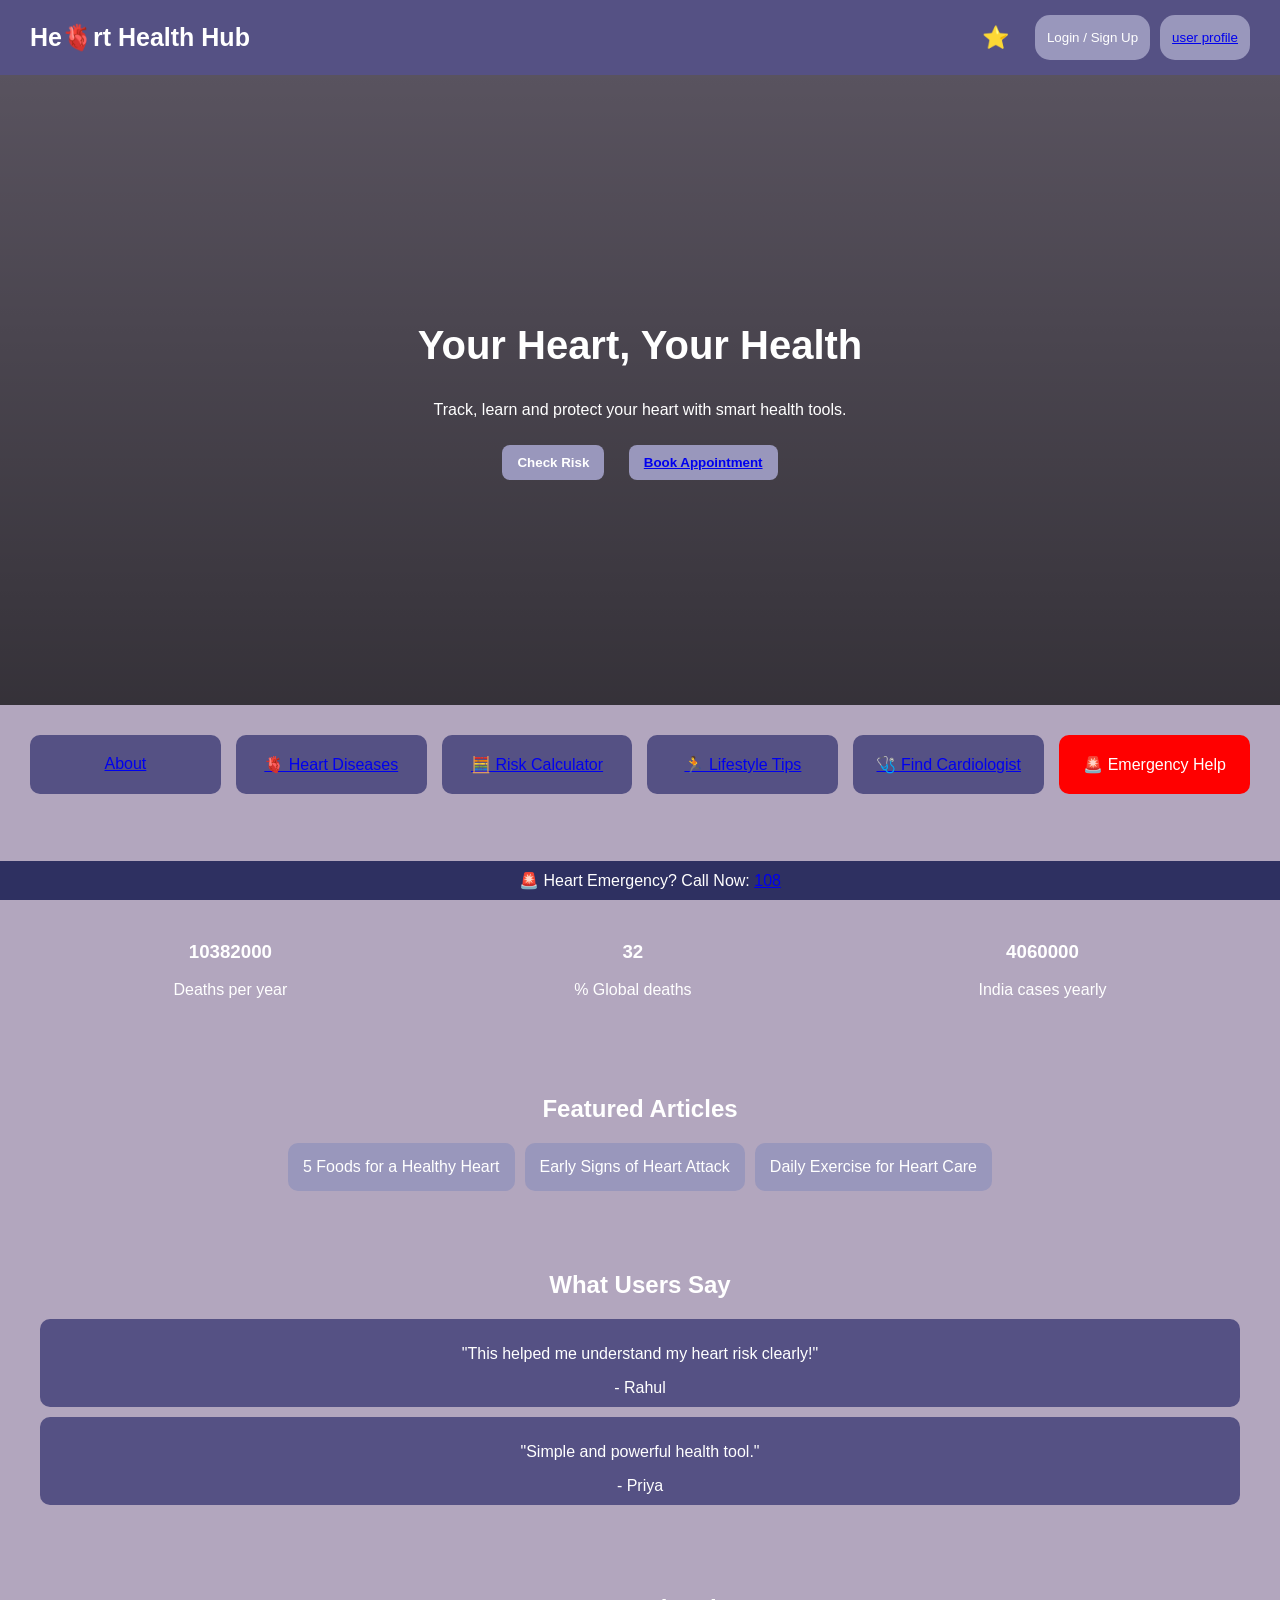
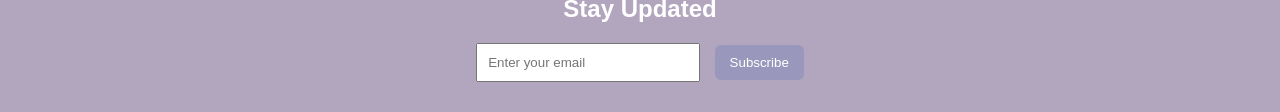
<file: index.html>
<!DOCTYPE html>
<html lang="en">
<head>
  <meta charset="UTF-8" />
  <meta name="viewport" content="width=device-width, initial-scale=1.0"/>
  <title>Heart Health Hub</title>
  <link rel="stylesheet" href="style.css">
</head>

<body>

  <!-- NAVBAR -->
  <header class="navbar">
  <div class="logo">He🫀rt Health Hub</div>

  <!-- HAMBURGER -->
  <div class="hamburger" id="hamburger">☰</div>

  <nav class="nav-links" id="navLinks">
    <button class="mode-btn" id="modeToggle">⭐</button>
    <button class="auth-btn">Login / Sign Up</button>
    <button class="auth-btn"><a href=healthdashboard.html>user profile</a></button>
  </nav>
</header>

  <!-- HERO SECTION -->
  <section class="hero">
    <div class="hero-content">
      <h1>Your Heart, Your Health</h1>
      <p>Track, learn and protect your heart with smart health tools.</p>

      <div class="hero-buttons">
        <button>Check Risk</button>
        <button><a href=appoinmentbooking.html>Book Appointment</a></button>
      </div>
    </div>
  </section>

  <!-- QUICK NAV CARDS -->
  <section class="cards">
    <div class="card"><a href=about.html>About</a></div>
    <div class="card"><a href=heartdiseases.html>🫀 Heart Diseases</a></div>
    <div class="card"><a href=riskcalculator.html>🧮 Risk Calculator</a></div>
    <div class="card"><a href=lifestyle.html>🏃 Lifestyle Tips</a></div>
    <div class="card"><a href=find_cardiologist.html>🩺 Find Cardiologist</a></div>
    <div class="card emergency">🚨 Emergency Help</div>
  </section>

  <!-- STATISTICS -->
  <section class="stats">
    <h2>Global Heart Health Stats</h2>

    <div class="stat-box">
      <div>
        <h3 class="counter" data-target="17900000">0</h3>
        <p>Deaths per year</p>
      </div>

      <div>
        <h3 class="counter" data-target="32">0</h3>
        <p>% Global deaths</p>
      </div>

      <div>
        <h3 class="counter" data-target="7000000">0</h3>
        <p>India cases yearly</p>
      </div>
    </div>
  </section>

  <!-- FEATURED ARTICLES -->
  <section class="articles">
    <h2>Featured Articles</h2>
    <div class="article-grid">
      <div class="article">5 Foods for a Healthy Heart</div>
      <div class="article">Early Signs of Heart Attack</div>
      <div class="article">Daily Exercise for Heart Care</div>
    </div>
  </section>

  <!-- TESTIMONIALS -->
  <section class="testimonials">
    <h2>What Users Say</h2>

    <div class="testimonial">
      <p>"This helped me understand my heart risk clearly!"</p>
      <span>- Rahul</span>
    </div>

    <div class="testimonial">
      <p>"Simple and powerful health tool."</p>
      <span>- Priya</span>
    </div>
  </section>

  <!-- NEWSLETTER -->
  <section class="newsletter">
    <h2>Stay Updated</h2>
    <input type="email" placeholder="Enter your email"/>
    <button>Subscribe</button>
  </section>

  <!-- EMERGENCY BANNER -->
  <div class="emergency-bar">
    🚨 Heart Emergency? Call Now:
    <a href="tel:108">108</a>
  </div>

 <script src="script.js"></script>
</body>
</html>
</file>
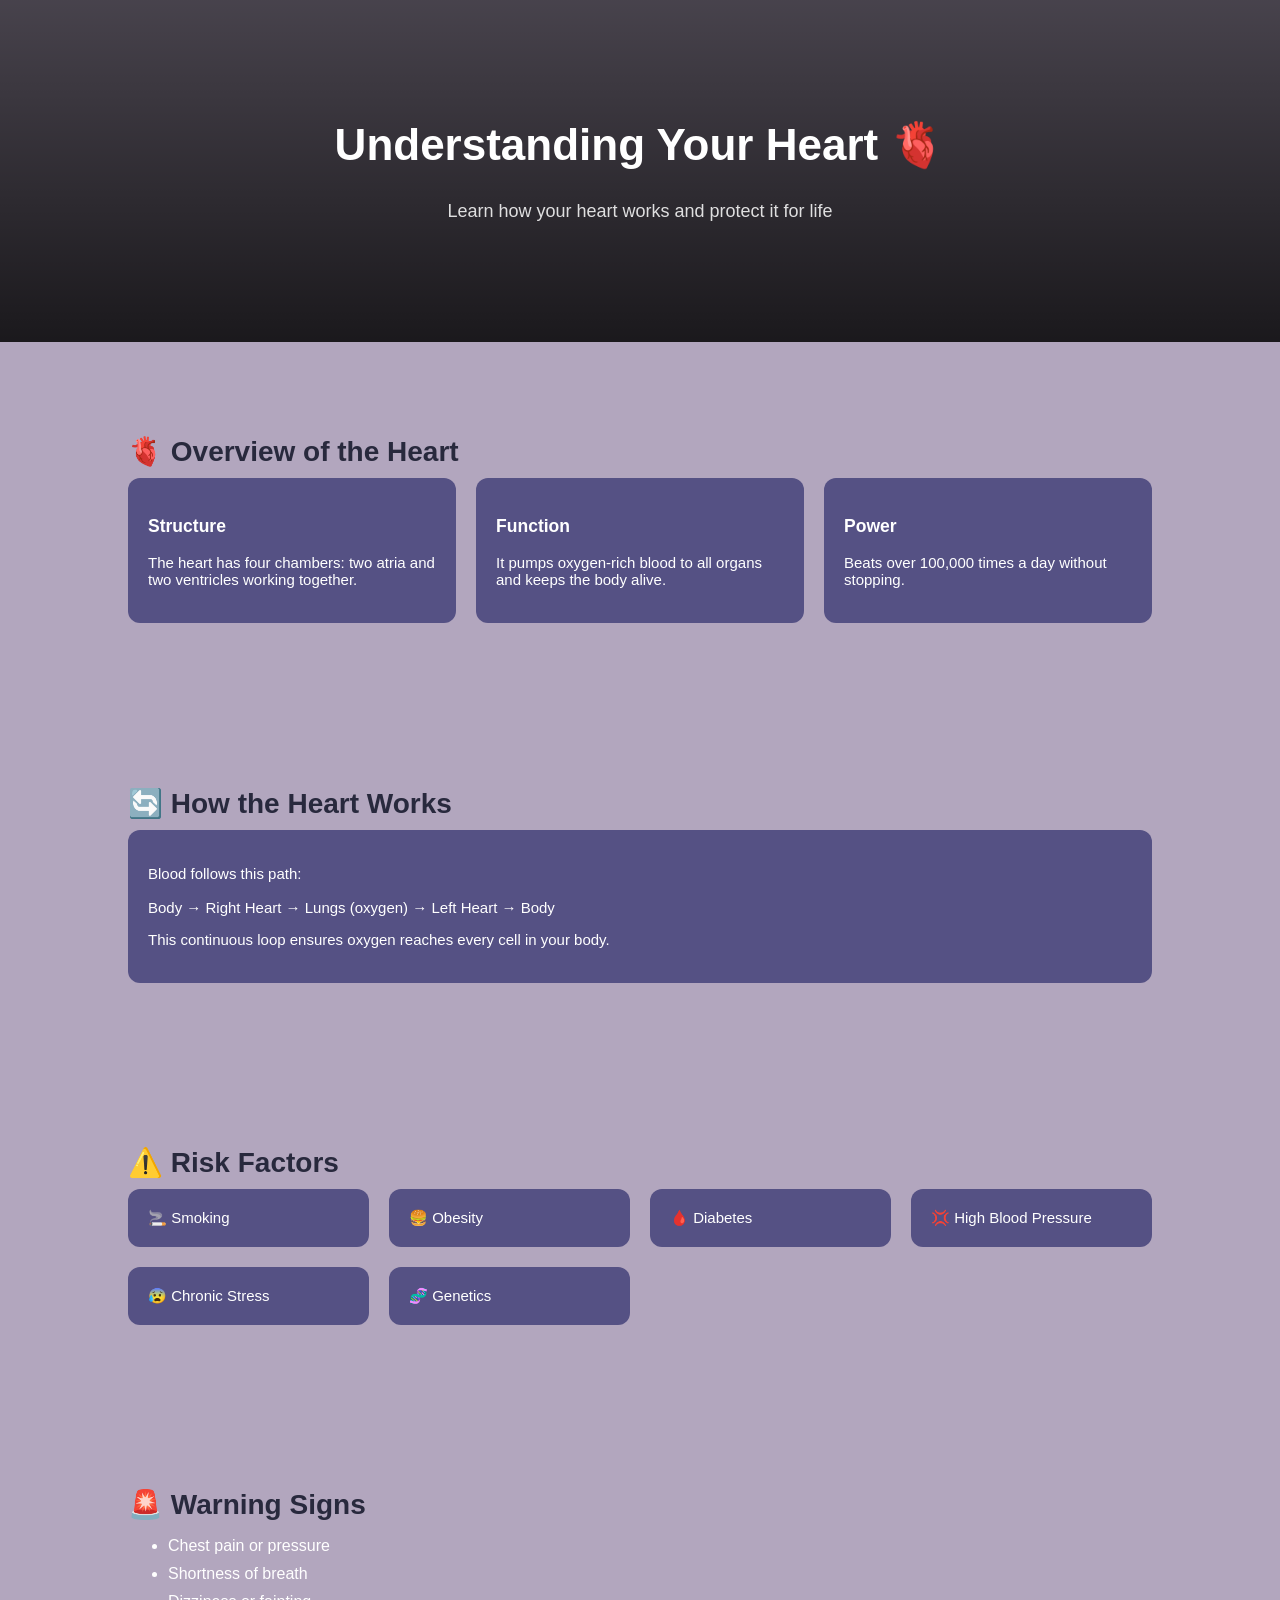
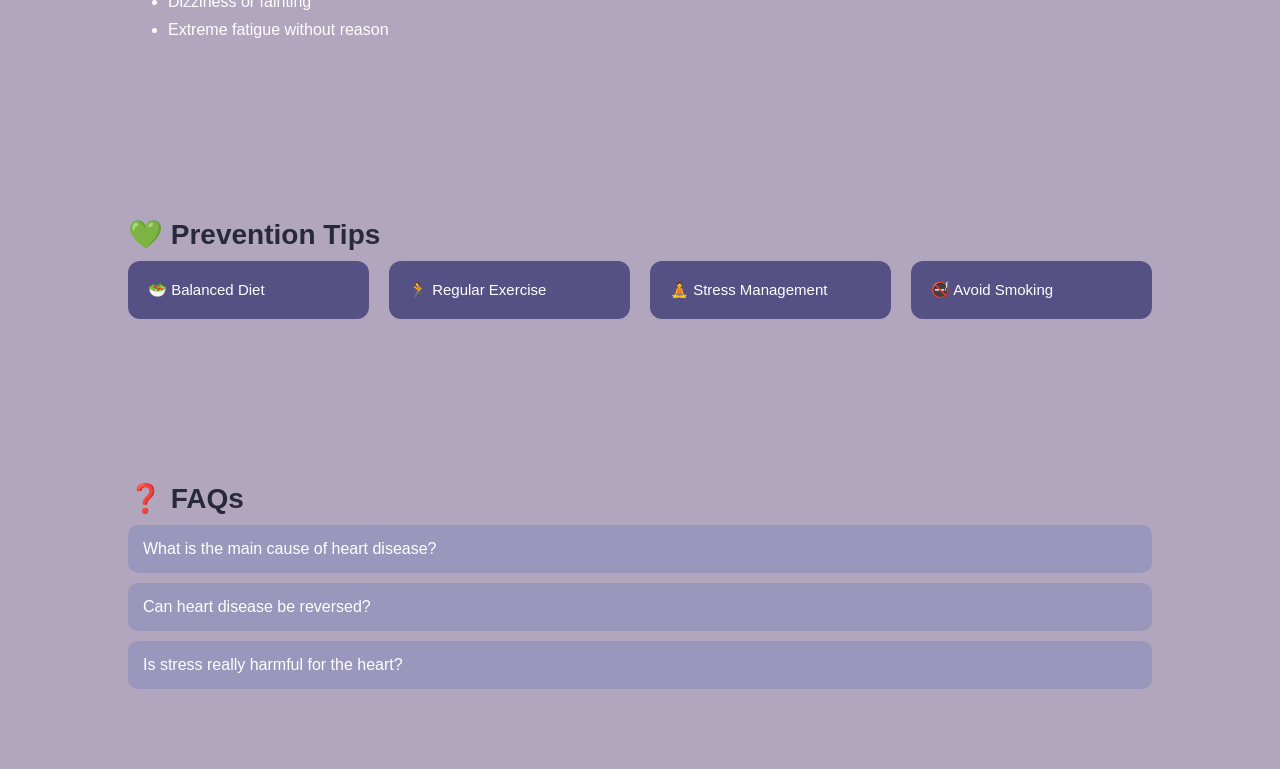
<file: about.html>
<!DOCTYPE html>
<html lang="en">
<head>
<meta charset="UTF-8" />
<meta name="viewport" content="width=device-width, initial-scale=1.0"/>
<title>Heart Health Information</title>
<style>
:root{
  --dark:#B2A6BE;
  --mid1:#555184;
  --mid2:#9997BC;
  --light:#28293D;
  --white:#ffffff;
}
*{
  box-sizing:border-box;
}
body{
  margin:0;
  font-family:Arial, sans-serif;
  background:var(--dark);
  color:var(--white);
  overflow-x:hidden;
}
h2{
  color:var(--light);
  margin-bottom:10px;
  font-size:28px;
}
section{
  padding:70px 10%;
}
.hero{
  text-align:center;
  padding:90px 10%;
  background:linear-gradient(rgba(0,0,0,0.6), rgba(0,0,0,0.85)),
  url("https://images.unsplash.com/photo-1584515933487-779824d29309") center/cover;
}
.hero h1{
  font-size:44px;
  animation:fadeDown 1s ease;
}
.hero p{
  opacity:0.85;
  font-size:18px;
}
.heart-box{
  display:flex;
  justify-content:center;
  margin-top:30px;
}
.real-heart{
  width:190px;
  max-width:60vw;
  filter: drop-shadow(0 0 15px rgba(255,0,0,0.6));
  animation: pulse 1.2s infinite ease-in-out;
}
.grid{
  display:grid;
  grid-template-columns:repeat(auto-fit,minmax(220px,1fr));
  gap:20px;
}
.box{
  background:var(--mid1);
  padding:20px;
  border-radius:12px;
  transition:0.3s;
  font-size:15px;
}
.box:hover{
  transform:translateY(-6px);
  background:var(--mid2);
}
.warning li{
  margin:10px 0;
  font-size:16px;
}
.accordion{
  background:var(--mid1);
  margin:10px 0;
  border-radius:10px;
  overflow:hidden;
}
.acc-btn{
  width:100%;
  padding:15px;
  background:var(--mid2);
  border:none;
  color:white;
  text-align:left;
  cursor:pointer;
  font-size:16px;
}
.acc-content{
  max-height:0;
  overflow:hidden;
  transition:0.4s ease;
  padding:0 15px;
  background:var(--mid1);
}
@keyframes pulse{
  0%{transform:scale(1);}
  50%{transform:scale(1.15);}
  100%{transform:scale(1);}
}
@keyframes fadeDown{
  from{opacity:0; transform:translateY(-30px);}
  to{opacity:1; transform:translateY(0);}
}
.fade{
  opacity:0;
  transform:translateY(50px);
  transition:0.8s ease;
}
.show{
  opacity:1;
  transform:translateY(0);
}
@media (max-width: 1024px){
  section{
    padding:60px 6%;
  }
  .hero h1{
    font-size:36px;
  }
  h2{
    font-size:24px;
  }
}
@media (max-width: 768px){
  .hero{
    padding:70px 5%;
  }
  .hero h1{
    font-size:30px;
  }
  .hero p{
    font-size:16px;
  }
  section{
    padding:50px 5%;
  }
  .grid{
    grid-template-columns:1fr;
  }
  .real-heart{
    width:150px;
  }
  .box{
    font-size:14px;
  }
  .acc-btn{
    font-size:15px;
  }
}
@media (max-width: 480px){
  .hero h1{
    font-size:26px;
  }
  h2{
    font-size:20px;
  }
  .real-heart{
    width:130px;
  }
  section{
    padding:40px 5%;
  }
}
</style>
</head>
<body>
<div class="hero">
  <h1>Understanding Your Heart 🫀</h1>
  <p>Learn how your heart works and protect it for life</p>
  <div class="heart-box">
  </div>
</div>
<section class="fade">
  <h2>🫀 Overview of the Heart</h2>
  <div class="grid">
    <div class="box">
      <h3>Structure</h3>
      <p>The heart has four chambers: two atria and two ventricles working together.</p>
    </div>
    <div class="box">
      <h3>Function</h3>
      <p>It pumps oxygen-rich blood to all organs and keeps the body alive.</p>
    </div>
    <div class="box">
      <h3>Power</h3>
      <p>Beats over 100,000 times a day without stopping.</p>
    </div>
  </div>
</section>
<section class="fade">
  <h2>🔄 How the Heart Works</h2>
  <div class="box">
    <p>
      Blood follows this path:
      <br><br>
      Body → Right Heart → Lungs (oxygen) → Left Heart → Body
    </p>
    <p>
      This continuous loop ensures oxygen reaches every cell in your body.
    </p>
  </div>
</section>
<section class="fade">
  <h2>⚠️ Risk Factors</h2>
  <div class="grid">
    <div class="box">🚬 Smoking</div>
    <div class="box">🍔 Obesity</div>
    <div class="box">🩸 Diabetes</div>
    <div class="box">💢 High Blood Pressure</div>
    <div class="box">😰 Chronic Stress</div>
    <div class="box">🧬 Genetics</div>
  </div>
</section>
<section class="fade">
  <h2>🚨 Warning Signs</h2>
  <ul class="warning">
    <li>Chest pain or pressure</li>
    <li>Shortness of breath</li>
    <li>Dizziness or fainting</li>
    <li>Extreme fatigue without reason</li>
  </ul>
</section>
<section class="fade">
  <h2>💚 Prevention Tips</h2>
  <div class="grid">
    <div class="box">🥗 Balanced Diet</div>
    <div class="box">🏃 Regular Exercise</div>
    <div class="box">🧘 Stress Management</div>
    <div class="box">🚭 Avoid Smoking</div>
  </div>
</section>
<section class="fade">
  <h2>❓ FAQs</h2>
  <div class="accordion">
    <button class="acc-btn">What is the main cause of heart disease?</button>
    <div class="acc-content">
      <p>Unhealthy lifestyle, smoking, poor diet, and lack of exercise are major causes.</p>
    </div>
  </div>
  <div class="accordion">
    <button class="acc-btn">Can heart disease be reversed?</button>
    <div class="acc-content">
      <p>Some conditions can be improved with lifestyle changes and treatment.</p>
    </div>
  </div>
  <div class="accordion">
    <button class="acc-btn">Is stress really harmful for the heart?</button>
    <div class="acc-content">
      <p>Yes, long-term stress increases blood pressure and risk of heart problems.</p>
    </div>
  </div>
</section>
<script>
const sections = document.querySelectorAll(".fade");
const observer = new IntersectionObserver(entries=>{
  entries.forEach(entry=>{
    if(entry.isIntersecting){
      entry.target.classList.add("show");
    }
  });
});
sections.forEach(sec => observer.observe(sec));

document.querySelectorAll(".acc-btn").forEach(btn=>{
  btn.addEventListener("click", ()=>{
    const content = btn.nextElementSibling;

    if(content.style.maxHeight){
      content.style.maxHeight = null;
    } else {
      content.style.maxHeight = content.scrollHeight + "px";
    }
  });
});
</script>
</body>
</html>
</file>
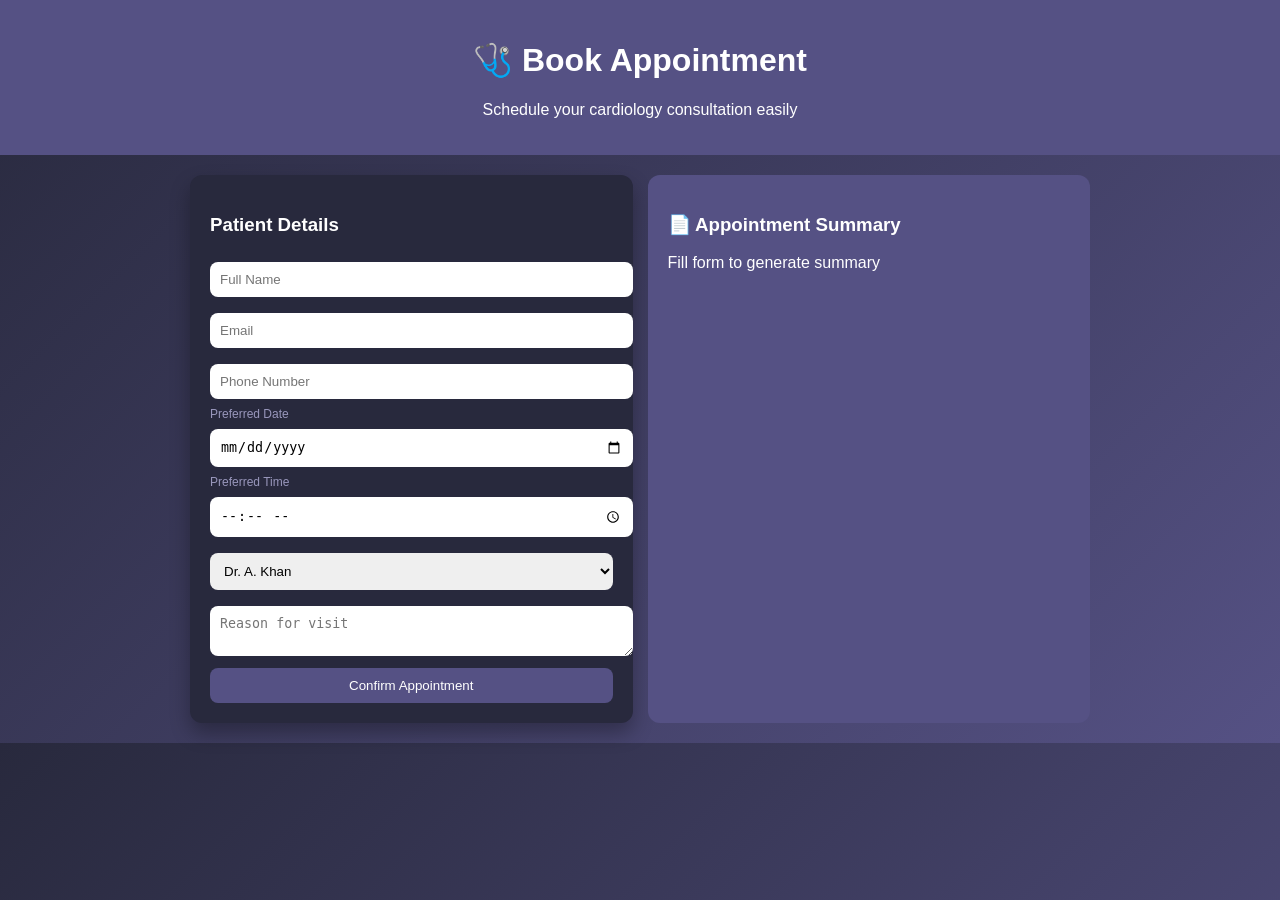
<file: appoinmentbooking.html>
<!DOCTYPE html>
<html lang="en">
<head>
<meta charset="UTF-8">
<meta name="viewport" content="width=device-width, initial-scale=1.0">
<title>Appointment Booking</title>
<style>
:root{
  --c1:#28293D;
  --c2:#555184;
  --c3:#9997BC;
  --c4:#B2A6BE;
  --white:#fff;
}
body{
  margin:0;
  font-family:Arial;
  background:linear-gradient(135deg,var(--c1),var(--c2));
  color:white;
}
header{
  text-align:center;
  padding:20px;
  background:var(--c2);
}
.container{
  width:90%;
  max-width:900px;
  margin:auto;
  display:grid;
  grid-template-columns:1fr 1fr;
  gap:15px;
  padding:20px;
}
@media(max-width:800px){
  .container{grid-template-columns:1fr;}
}
.card{
  background:var(--c1);
  padding:20px;
  border-radius:12px;
  box-shadow:0 10px 20px rgba(0,0,0,0.3);
}
input,select,textarea{
  width:100%;
  padding:10px;
  margin:8px 0;
  border:none;
  border-radius:8px;
  outline:none;
}
button{
  width:100%;
  padding:10px;
  border:none;
  border-radius:8px;
  background:var(--c2);
  color:white;
  cursor:pointer;
  transition:0.3s;
}
button:hover{
  background:var(--c3);
  color:black;
}
.summary{
  background:var(--c2);
  padding:20px;
  border-radius:12px;
  animation:fade 0.5s ease;
}
@keyframes fade{
  from{opacity:0;transform:translateY(10px);}
  to{opacity:1;transform:translateY(0);}
}
.popup{
  position:fixed;
  top:0;left:0;
  width:100%;
  height:100%;
  background:rgba(0,0,0,0.6);
  display:none;
  justify-content:center;
  align-items:center;
}
.popup-box{
  background:white;
  color:black;
  padding:20px;
  border-radius:10px;
  text-align:center;
}
.label{
  font-size:12px;
  color:var(--c3);
}
</style>
</head>
<body>
<header>
  <h1>🩺 Book Appointment</h1>
  <p>Schedule your cardiology consultation easily</p>
</header>
<div class="container">
<div class="card">
  <h3>Patient Details</h3>
  <input id="name" placeholder="Full Name">
  <input id="email" placeholder="Email">
  <input id="phone" placeholder="Phone Number">
  <div class="label">Preferred Date</div>
  <input type="date" id="date">
  <div class="label">Preferred Time</div>
  <input type="time" id="time">
  <select id="doctor">
    <option>Dr. A. Khan</option>
    <option>Dr. Priya Sen</option>
    <option>Dr. R. Sharma</option>
  </select>
  <textarea id="msg" placeholder="Reason for visit"></textarea>
  <button onclick="book()">Confirm Appointment</button>
</div>
<div class="summary" id="summary">
  <h3>📄 Appointment Summary</h3>
  <p>Fill form to generate summary</p>
</div>
</div>
<div class="popup" id="popup">
  <div class="popup-box">
    <h2>✅ Appointment Confirmed</h2>
    <p>Your booking has been scheduled successfully.</p>
    <p>📧 Email notification sent (simulation)</p>
    <button onclick="closePopup()">Close</button>
  </div>
</div>
<script>
function book(){
  let name=document.getElementById("name").value;
  let email=document.getElementById("email").value;
  let phone=document.getElementById("phone").value;
  let date=document.getElementById("date").value;
  let time=document.getElementById("time").value;
  let doctor=document.getElementById("doctor").value;
  let msg=document.getElementById("msg").value;
  if(!name || !email || !phone || !date || !time){
    alert("⚠ Please fill all required fields");
    return;
  }
  if(!email.includes("@")){
    alert("⚠ Invalid email");
    return;
  }
  if(phone.length < 10){
    alert("⚠ Invalid phone number");
    return;
  }
  document.getElementById("summary").innerHTML=`
    <h3>📄 Appointment Summary</h3>
    <p><b>Name:</b> ${name}</p>
    <p><b>Email:</b> ${email}</p>
    <p><b>Phone:</b> ${phone}</p>
    <p><b>Date:</b> ${date}</p>
    <p><b>Time:</b> ${time}</p>
    <p><b>Doctor:</b> ${doctor}</p>
    <p><b>Reason:</b> ${msg}</p>
  `;
  document.getElementById("popup").style.display="flex";
}
function closePopup(){
  document.getElementById("popup").style.display="none";
}
</script>
</body>
</html>
</file>
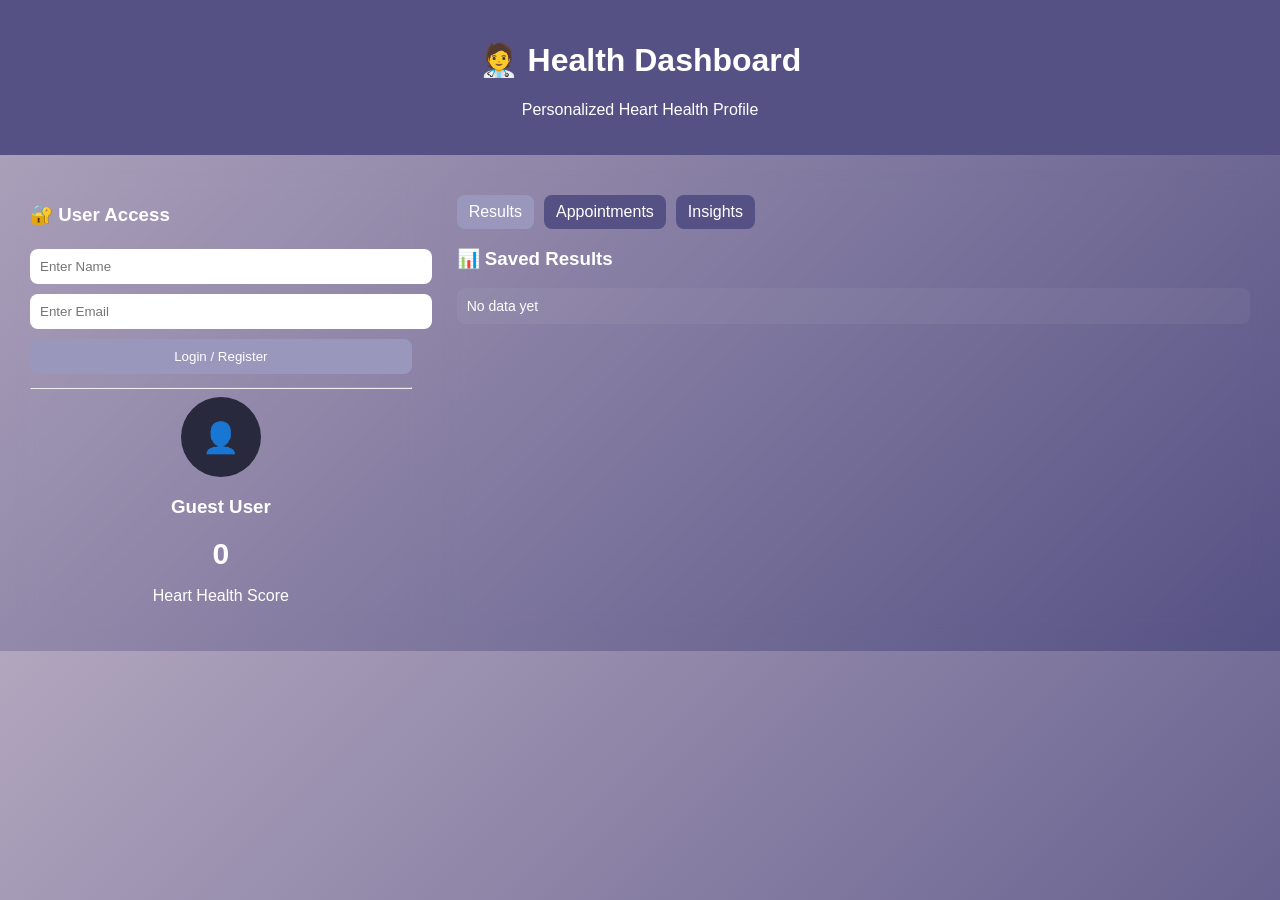
<file: healthdashboard.html>
<!DOCTYPE html>
<html lang="en">
<head>
<meta charset="UTF-8">
<meta name="viewport" content="width=device-width, initial-scale=1.0">
<title>User Dashboard - Heart Health Hub</title>
<style>
:root{
  --c1:#B2A6BE;
  --c2:#555184;
  --c3:#9997BC;
  --c4:#28293D;
  --glass:white(255,255,255,0.08);
}
body{
  margin:0;
  font-family:Arial;
  background:linear-gradient(135deg,var(--c1),var(--c2));
  color:white;
}
header{
  text-align:center;
  padding:20px;
  background:var(--c2);
}
.container{
  display:grid;
  grid-template-columns:1fr 2fr;
  gap:15px;
  padding:15px;
}
@media(max-width:900px){
  .container{grid-template-columns:1fr;}
}
.card{
  background:var(--glass);
  backdrop-filter:blur(10px);
  padding:15px;
  border-radius:12px;
  transition:0.3s;
}
.card:hover{
  transform:translateY(-5px);
}
input,button{
  width:100%;
  padding:10px;
  margin:5px 0;
  border:none;
  border-radius:8px;
}
button{
  background:var(--c3);
  color:white;
  cursor:pointer;
}
button:hover{
  background:var(--c4);
  color:black;
}
.profile{
  text-align:center;
}
.avatar{
  width:80px;
  height:80px;
  border-radius:50%;
  background:var(--c4);
  margin:auto;
  display:flex;
  align-items:center;
  justify-content:center;
  font-size:30px;
  color:black;
}
.tabs{
  display:flex;
  gap:10px;
  flex-wrap:wrap;
  margin:10px 0;
}
.tab{
  padding:8px 12px;
  background:var(--c2);
  border-radius:8px;
  cursor:pointer;
}
.tab.active{
  background:var(--c3);
}
.list{
  background:rgba(255,255,255,0.05);
  padding:10px;
  margin:5px 0;
  border-radius:8px;
  font-size:14px;
}
.score{
  font-size:30px;
  text-align:center;
  font-weight:bold;
}
</style>
</head>
<body>
<header>
  <h1>🧑‍⚕️ Health Dashboard</h1>
  <p>Personalized Heart Health Profile</p>
</header>
<div class="container">
<div class="card">
  <h3>🔐 User Access</h3>
  <input id="name" placeholder="Enter Name">
  <input id="email" placeholder="Enter Email">
  <button onclick="login()">Login / Register</button>
  <hr>
  <div class="profile">
    <div class="avatar" id="av">👤</div>
    <h3 id="uname">Guest User</h3>
  </div>
  <div class="score" id="score">0</div>
  <p style="text-align:center;">Heart Health Score</p>
</div>
<div class="card">
  <div class="tabs">
    <div class="tab active" onclick="show(0)">Results</div>
    <div class="tab" onclick="show(1)">Appointments</div>
    <div class="tab" onclick="show(2)">Insights</div>
  </div>
  <div class="sec">
    <h3>📊 Saved Results</h3>
    <div id="results">
      <div class="list">No data yet</div>
    </div>
  </div>
  <div class="sec" style="display:none">
    <h3>📅 Appointment History</h3>
    <div class="list">Dr. A Khan - Completed</div>
    <div class="list">Dr. Priya Sen - Upcoming</div>
  </div>
  <div class="sec" style="display:none">
    <h3>🧠 Personalized Recommendations</h3>
    <div id="insight" class="list">
      Complete health checks to get insights
    </div>
  </div>
</div>
</div>
<script>
let score=0;
function login(){
  let n=document.getElementById("name").value;
  let e=document.getElementById("email").value;
  if(!n || !e){
    alert("Enter details");
    return;
  }
  document.getElementById("uname").innerText=n;
  document.getElementById("av").innerText=n[0].toUpperCase();
  score=60;
  updateScore();
}
function updateScore(){
  document.getElementById("score").innerText=score;
  let msg="";
  if(score>=80){
    msg="Excellent health. Maintain routine.";
  }
  else if(score>=60){
    msg="Good health. Improve diet & exercise.";
  }
  else{
    msg="High risk. Follow medical guidance.";
  }
  document.getElementById("insight").innerText=msg;
}
function show(n){
  let sec=document.querySelectorAll(".sec");
  let tab=document.querySelectorAll(".tab");
  sec.forEach(s=>s.style.display="none");
  tab.forEach(t=>t.classList.remove("active"));
  sec[n].style.display="block";
  tab[n].classList.add("active");
}
setTimeout(()=>{
  document.getElementById("results").innerHTML=`
    <div class="list">BMI: 22.4 (Normal)</div>
    <div class="list">Heart Risk: Moderate</div>
    <div class="list">Calories: 2100 kcal</div>
  `;
  score=75;
  updateScore();
},1500);
</script>
</body>
</html>
</file>
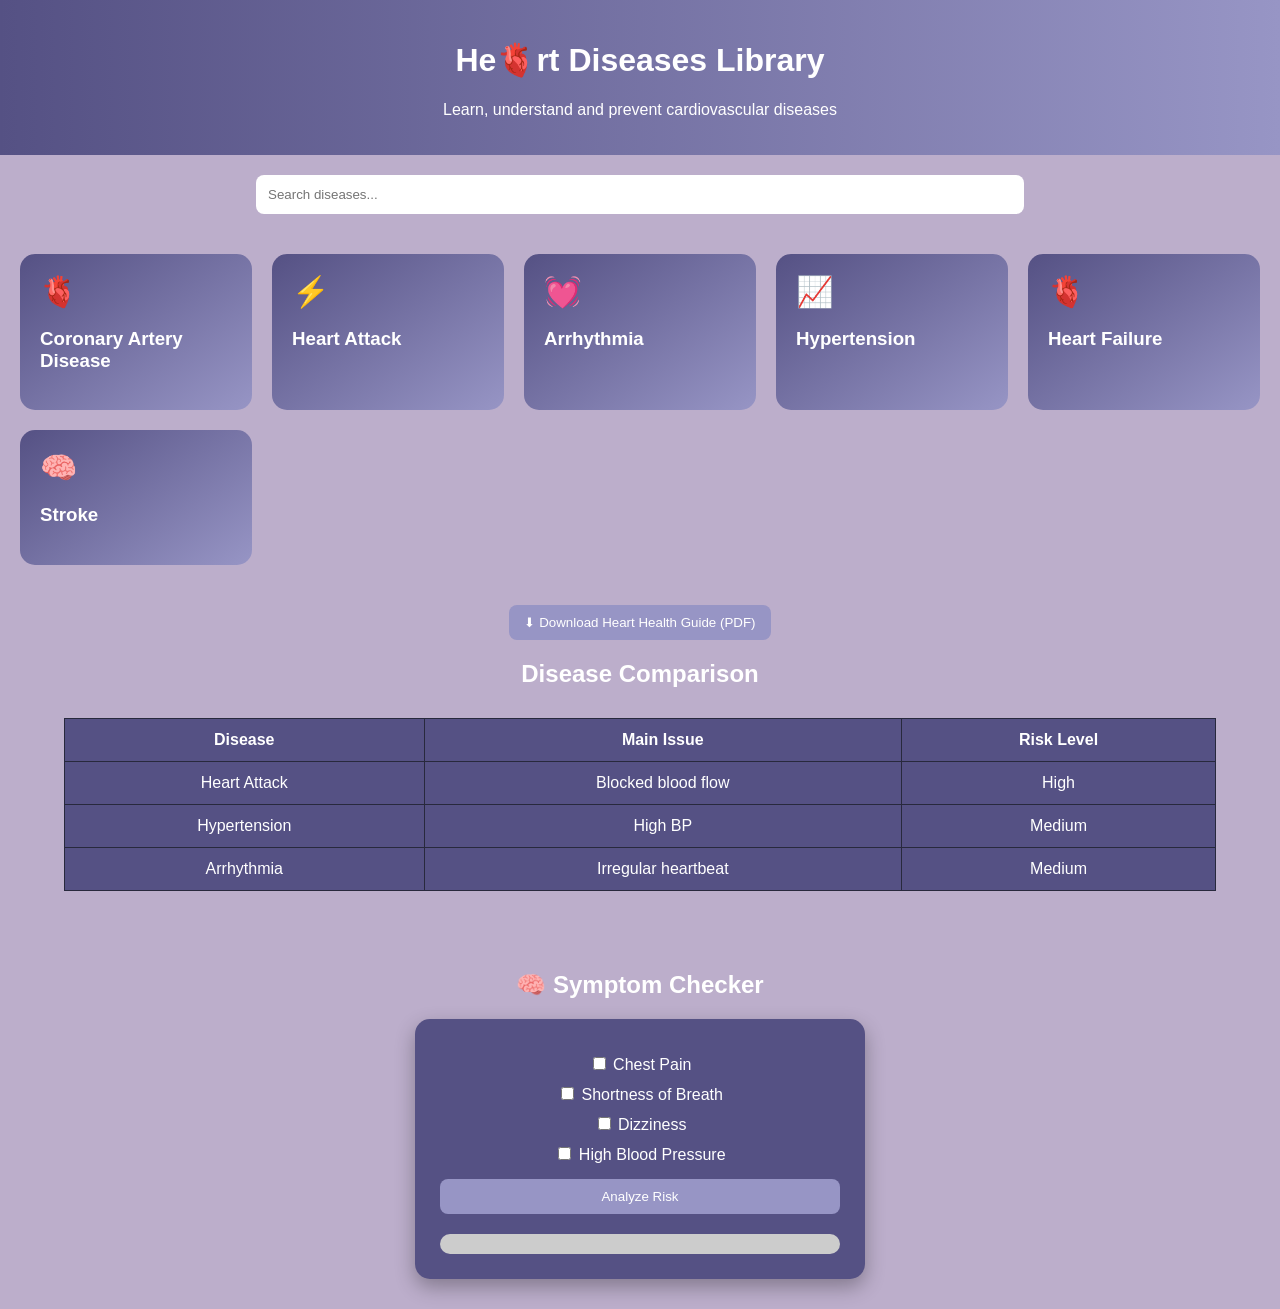
<file: heartdiseases.html>
<!DOCTYPE html>
<html lang="en">
<head>
<meta charset="UTF-8">
<meta name="viewport" content="width=device-width, initial-scale=1.0">
<title>Heart Diseases-Heart Health Hub</title>
<style>
:root{
  --d1:#bcaecb;
  --d2:#555184;
  --d3:#9795c5;
  --d4:#28293D;
  --white:#fff;
}
body{
  margin:0;
  font-family:Arial, sans-serif;
  background:var(--d1);
  color:white;
}
header{
  text-align:center;
  padding:20px;
  background:linear-gradient(90deg,var(--d2),var(--d3));
  animation:slideDown 0.8s ease;
}
@keyframes slideDown{
  from{transform:translateY(-50px);opacity:0;}
  to{transform:translateY(0);opacity:1;}
}
.search-box{
  display:flex;
  justify-content:center;
  margin:20px;
}
.search-box input{
  width:60%;
  padding:12px;
  border:none;
  border-radius:8px;
  outline:none;
}
.grid{
  display:grid;
  grid-template-columns:repeat(auto-fit,minmax(220px,1fr));
  gap:20px;
  padding:20px;
}
.card{
  background:linear-gradient(145deg,var(--d2),var(--d3));
  padding:20px;
  border-radius:15px;
  cursor:pointer;
  transition:0.4s;
  position:relative;
  overflow:hidden;
  animation:fadeUp 0.6s ease;
}
.card:hover{
  transform:translateY(-10px) scale(1.03);
  box-shadow:0 10px 20px rgba(0,0,0,0.4);
}
@keyframes fadeUp{
  from{opacity:0;transform:translateY(20px);}
  to{opacity:1;transform:translateY(0);}
}
.icon{
  font-size:30px;
}
.modal{
  position:fixed;
  top:0;left:0;
  width:100%;
  height:100%;
  background:rgba(0,0,0,0.8);
  display:none;
  justify-content:center;
  align-items:center;
}
.modal-content{
  background:white;
  color:black;
  width:80%;
  max-width:600px;
  padding:20px;
  border-radius:12px;
  animation:pop 0.3s ease;
}
@keyframes pop{
  from{transform:scale(0.6);opacity:0;}
  to{transform:scale(1);opacity:1;}
}
.close{
  float:right;
  cursor:pointer;
  font-size:20px;
}
table{
  width:90%;
  margin:30px auto;
  border-collapse:collapse;
  background:var(--d2);
}
th,td{
  padding:12px;
  border:1px solid var(--d4);
  text-align:center;
}
.pdf{
  display:block;
  margin:20px auto;
  padding:10px 15px;
  background:var(--d3);
  border:none;
  border-radius:8px;
  color:white;
  cursor:pointer;
  transition:0.3s;
}
.pdf:hover{
  background:var(--d4);
  color:black;
}
@media(max-width:600px){
  .search-box input{
    width:90%;
  }
}
.symptom-section{
  padding:30px;
  text-align:center;
}
.symptom-box{
  background:var(--d2);
  padding:25px;
  border-radius:15px;
  display:inline-block;
  width:100%;
  max-width:400px;
  box-shadow:0 8px 20px rgba(0,0,0,0.3);
  animation:fadeUp 0.6s ease;
}
.symptom-box label{
  display:block;
  margin:10px 0;
  font-size:16px;
  cursor:pointer;
}
.analyze-btn{
  margin-top:15px;
  width:100%;
}
.result-text{
  margin-top:15px;
  font-size:18px;
  font-weight:bold;
}
.risk-container{
  width:100%;
  background:#ccc;
  border-radius:10px;
  margin-top:10px;
  overflow:hidden;
}
.risk-fill{
  height:20px;
  width:0%;
  background:linear-gradient(90deg, green, orange, red);
  border-radius:10px;
  transition:1s ease;
}
@media(max-width:600px){
  .symptom-box{
    padding:20px;
    width:90%;
  }
  .symptom-box label{
    font-size:14px;
  }
}
.result-text{
  margin-top:15px;
  font-size:16px;
  line-height:1.5;
}
</style>
</head>
<body>
<header>
  <h1>He🫀rt Diseases Library</h1>
  <p>Learn, understand and prevent cardiovascular diseases</p>
</header>
<div class="search-box">
  <input type="text" id="search" placeholder="Search diseases...">
</div>
<div class="grid" id="grid">
  <div class="card" data-name="coronary artery disease">
    <div class="icon">🫀</div>
    <h3>Coronary Artery Disease</h3>
  </div>

  <div class="card" data-name="heart attack myocardial infarction">
    <div class="icon">⚡</div>
    <h3>Heart Attack</h3>
  </div>
  <div class="card" data-name="arrhythmia">
    <div class="icon">💓</div>
    <h3>Arrhythmia</h3>
  </div>
  <div class="card" data-name="hypertension">
    <div class="icon">📈</div>
    <h3>Hypertension</h3>
  </div>
  <div class="card" data-name="heart failure">
    <div class="icon">🫀</div>
    <h3>Heart Failure</h3>
  </div>
  <div class="card" data-name="stroke">
    <div class="icon">🧠</div>
    <h3>Stroke</h3>
  </div>
</div>
<button class="pdf">⬇ Download Heart Health Guide (PDF)</button>
<h2 style="text-align:center;">Disease Comparison</h2>
<table>
<tr>
  <th>Disease</th>
  <th>Main Issue</th>
  <th>Risk Level</th>
</tr>
<tr>
  <td>Heart Attack</td>
  <td>Blocked blood flow</td>
  <td>High</td>
</tr>
<tr>
  <td>Hypertension</td>
  <td>High BP</td>
  <td>Medium</td>
</tr>
<tr>
  <td>Arrhythmia</td>
  <td>Irregular heartbeat</td>
  <td>Medium</td>
</tr>
</table>
<section class="symptom-section">
  <h2>🧠 Symptom Checker</h2>
  <div class="symptom-box">
    <label><input type="checkbox" value="pain"> Chest Pain</label>
    <label><input type="checkbox" value="breath"> Shortness of Breath</label>
    <label><input type="checkbox" value="dizzy"> Dizziness</label>
    <label><input type="checkbox" value="bp"> High Blood Pressure</label>
    <button onclick="analyzeRisk()" class="pdf analyze-btn">Analyze Risk</button>
    <div id="result" class="result-text"></div>
    <div class="risk-container">
      <div id="riskBar" class="risk-fill"></div>
    </div>
  </div>
</section>
<div class="modal" id="modal">
  <div class="modal-content">
    <span class="close" onclick="closeModal()">✖</span>
    <h2 id="title"></h2>
    <p id="content"></p>
  </div>
</div>
<script>
const data = {
  "coronary artery disease": {
    text: "Narrowing of arteries due to plaque buildup causing reduced blood flow.",
  },
  "heart attack myocardial infarction": {
    text: "Occurs when blood flow to heart is blocked leading to tissue damage.",
  },
  "arrhythmia": {
    text: "Irregular heartbeat that may be too fast or too slow.",
  },
  "hypertension": {
    text: "High blood pressure that increases risk of heart diseases.",
  },
  "heart failure": {
    text: "Heart cannot pump blood efficiently.",
  },
  "stroke": {
    text: "Brain damage due to interrupted blood supply."
  }
};
document.querySelectorAll(".card").forEach(card=>{
  card.addEventListener("click",()=>{
    const key = card.dataset.name;
    document.getElementById("title").innerText = card.innerText;
    document.getElementById("content").innerText = data[key].text;
    document.getElementById("modal").style.display="flex";
  });
});
function closeModal(){
  document.getElementById("modal").style.display="none";
}
document.getElementById("search").addEventListener("keyup",function(){
  let value = this.value.toLowerCase();
  document.querySelectorAll(".card").forEach(card=>{
    card.style.display = card.dataset.name.includes(value) ? "block":"none";
  });
});
function analyzeRisk(){
  let score = 0;
  let symptoms = [];
  document.querySelectorAll('input[type="checkbox"]:checked').forEach(el=>{
    symptoms.push(el.value);
    if(el.value === "pain") score += 40;
    if(el.value === "breath") score += 30;
    if(el.value === "dizzy") score += 20;
    if(el.value === "bp") score += 10;
  });
  let level = "Low";
  let color = "green";
  if(score > 70){
    level = "High";
    color = "red";
  }
  else if(score > 40){
    level = "Moderate";
    color = "orange";
  }
  let disease = "General Heart Risk";
  if(symptoms.includes("pain") && symptoms.includes("breath")){
    disease = "Possible Heart Attack";
  }
  else if(symptoms.includes("bp") && score >= 40){
    disease = "Possible Hypertension";
  }
  else if(symptoms.includes("dizzy")){
    disease = "Possible Arrhythmia";
  }
  let advice = "Maintain a healthy lifestyle.";
  if(level === "Moderate"){
    advice = "Consult a doctor and monitor your symptoms.";
  }
  if(level === "High"){
    advice = "⚠️ Immediate medical attention recommended!";
  }
  document.getElementById("result").innerHTML = `
    <b>Risk Level:</b> ${level} (${score}%)<br>
    <b>Prediction:</b> ${disease}<br>
    <b>Advice:</b> ${advice}
  `;
  let bar = document.getElementById("riskBar");
  bar.style.width = score + "%";
  bar.style.background = color;
  if(level === "High" && symptoms.includes("pain")){
    alert("🚑 EMERGENCY: Possible Heart Attack! Call 108 immediately.");
  }
}
</script>
</body>
</html>
</file>
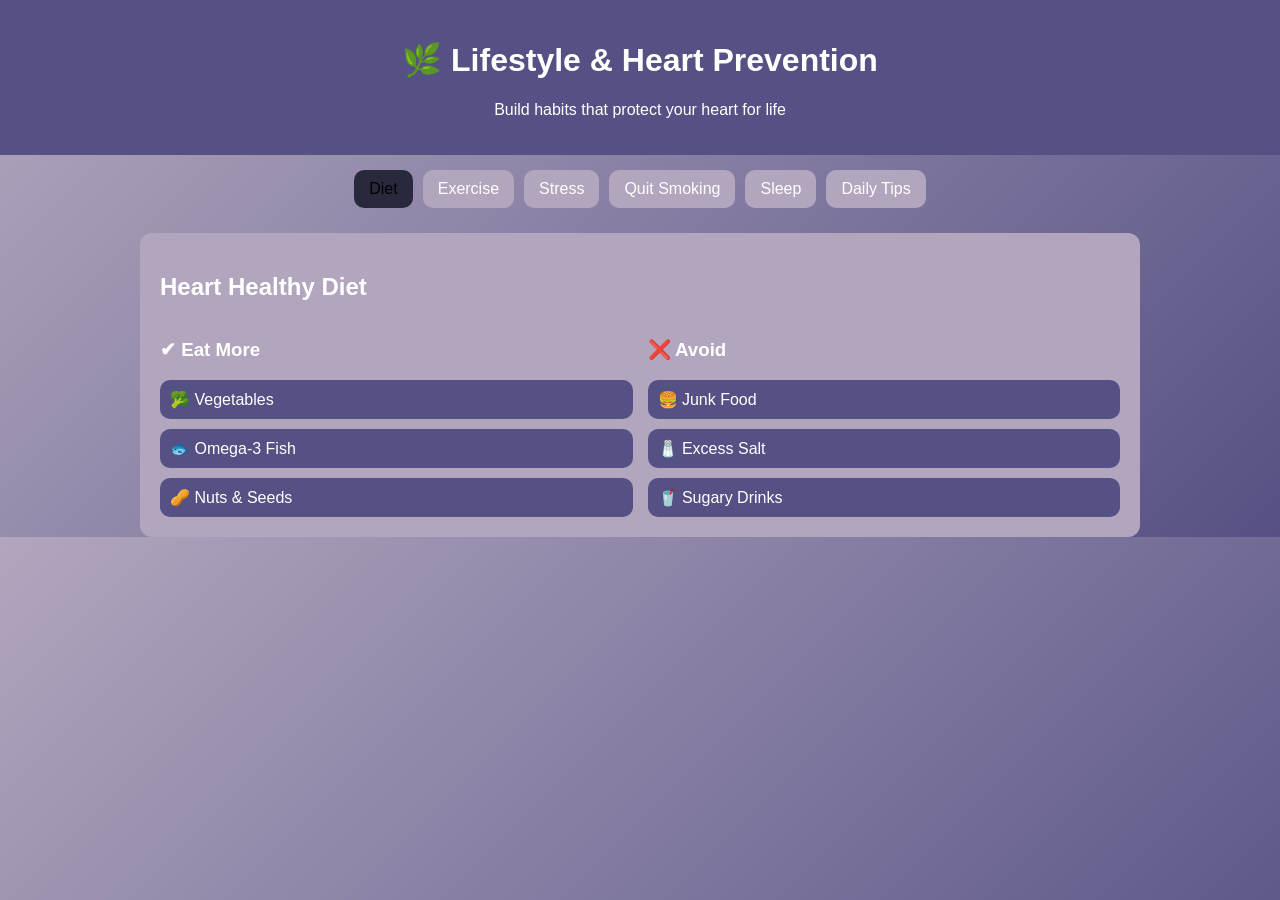
<file: lifestyle.html>
<!DOCTYPE html>
<html lang="en">
<head>
<meta charset="UTF-8">
<meta name="viewport" content="width=device-width, initial-scale=1.0">
<title>Lifestyle & Prevention</title>
<style>
:root{
  --c1:#B2A6BE;
  --c2:#555184;
  --c3:#9997BC;
  --c4:#28293D;
  --white:#fff;
}
body{
  margin:0;
  font-family:Arial;
  background:linear-gradient(135deg,var(--c1),var(--c2));
  color:white;
}
header{
  text-align:center;
  padding:20px;
  background:var(--c2);
}
.tabs{
  display:flex;
  flex-wrap:wrap;
  justify-content:center;
  gap:10px;
  padding:15px;
}
.tab{
  padding:10px 15px;
  background:var(--c1);
  border-radius:10px;
  cursor:pointer;
  transition:0.3s;
}
.tab:hover{
  background:var(--c3);
  color:black;
}
.active{
  background:var(--c4);
  color:black;
}
.container{
  width:90%;
  max-width:1000px;
  margin:auto;
}
.card{
  background:var(--c1);
  padding:20px;
  border-radius:12px;
  margin-top:10px;
  animation:fade 0.5s ease;
}
@keyframes fade{
  from{opacity:0;transform:translateY(10px);}
  to{opacity:1;transform:translateY(0);}
}
.grid{
  display:grid;
  grid-template-columns:1fr 1fr;
  gap:15px;
}
@media(max-width:800px){
  .grid{grid-template-columns:1fr;}
}
.tip{
  padding:10px;
  background:var(--c2);
  border-radius:10px;
  margin-top:10px;
}
button{
  padding:10px;
  width:100%;
  border:none;
  border-radius:8px;
  background:var(--c2);
  color:white;
  cursor:pointer;
}
button:hover{
  background:var(--c3);
  color:black;
}
.circle{
  width:120px;
  height:120px;
  margin:auto;
  border-radius:50%;
  background:var(--c3);
  animation:breath 4s infinite;
}
@keyframes breath{
  0%{transform:scale(1);}
  50%{transform:scale(1.4);}
  100%{transform:scale(1);}
}
.center{
  text-align:center;
}
</style>
</head>
<body>
<header>
  <h1>🌿 Lifestyle & Heart Prevention</h1>
  <p>Build habits that protect your heart for life</p>
</header>
<div class="tabs">
  <div class="tab active" onclick="show(0)">Diet</div>
  <div class="tab" onclick="show(1)">Exercise</div>
  <div class="tab" onclick="show(2)">Stress</div>
  <div class="tab" onclick="show(3)">Quit Smoking</div>
  <div class="tab" onclick="show(4)">Sleep</div>
  <div class="tab" onclick="show(5)">Daily Tips</div>
</div>
<div class="container">
<div class="card sec">
  <h2>Heart Healthy Diet</h2>
  <div class="grid">
    <div>
      <h3>✔ Eat More</h3>
      <div class="tip">🥦 Vegetables</div>
      <div class="tip">🐟 Omega-3 Fish</div>
      <div class="tip">🥜 Nuts & Seeds</div>
    </div>
    <div>
      <h3>❌ Avoid</h3>
      <div class="tip">🍔 Junk Food</div>
      <div class="tip">🧂 Excess Salt</div>
      <div class="tip">🥤 Sugary Drinks</div>
    </div>
  </div>
</div>
<div class="card sec" style="display:none">
  <h2>🏃 Exercise Routine</h2>
  <div class="tip">🚶 30 min Walking Daily</div>
  <div class="tip">🧘 15 min Yoga</div>
  <div class="tip">🏋️ 3x Weekly Strength Training</div>
  <button onclick="alert('▶ Video guide coming soon!')">
    Watch Workout Plan
  </button>
</div>
<div class="card sec" style="display:none">
  <h2>🧘 Stress Management</h2>
  <p>Follow breathing cycle:</p>
  <div class="center">
    <div class="circle"></div>
    <p>Inhale → Hold → Exhale</p>
  </div>
  <div class="tip">💡 Meditation reduces heart risk by 30%</div>
</div>
<div class="card sec" style="display:none">
  <h2>🚭 Quit Smoking</h2>
  <div class="tip">🔥 Smoking damages arteries</div>
  <div class="tip">❤️ Within 1 year risk drops by 50%</div>
  <div class="tip">💪 You can reverse heart damage</div>
  <button onclick="alert('Stay strong! Your heart will thank you ❤️')">
    Motivation Boost
  </button>
</div>
<div class="card sec" style="display:none">
  <h2>🌙 Sleep Hygiene</h2>
  <div class="tip">🛌 7–8 hours sleep daily</div>
  <div class="tip">📵 No phone before bed</div>
  <div class="tip">⏰ Fixed sleep schedule</div>
</div>
<div class="card sec" style="display:none">
  <h2>💡 Daily Heart Tip</h2>
  <div class="tip" id="dailyTip">Loading...</div>
  <button onclick="newTip()">New Tip</button>
</div>
</div>
<script>
function show(n){
  let sec=document.querySelectorAll(".sec");
  let tab=document.querySelectorAll(".tab");
  sec.forEach(s=>s.style.display="none");
  tab.forEach(t=>t.classList.remove("active"));
  sec[n].style.display="block";
  tab[n].classList.add("active");
}
let tips=[
"Walk 30 minutes daily for a healthy heart ❤️",
"Reduce salt intake to control blood pressure 🧂",
"Eat fruits instead of sugary snacks 🍎",
"Stay hydrated to improve circulation 💧",
"Sleep 7–8 hours for heart recovery 🌙",
"Stress is a silent heart risk factor 🧠"
]
function newTip(){
  let t=tips[Math.floor(Math.random()*tips.length)];
  document.getElementById("dailyTip").innerText=t;
}
newTip();
</script>
</body>
</html>
</file>
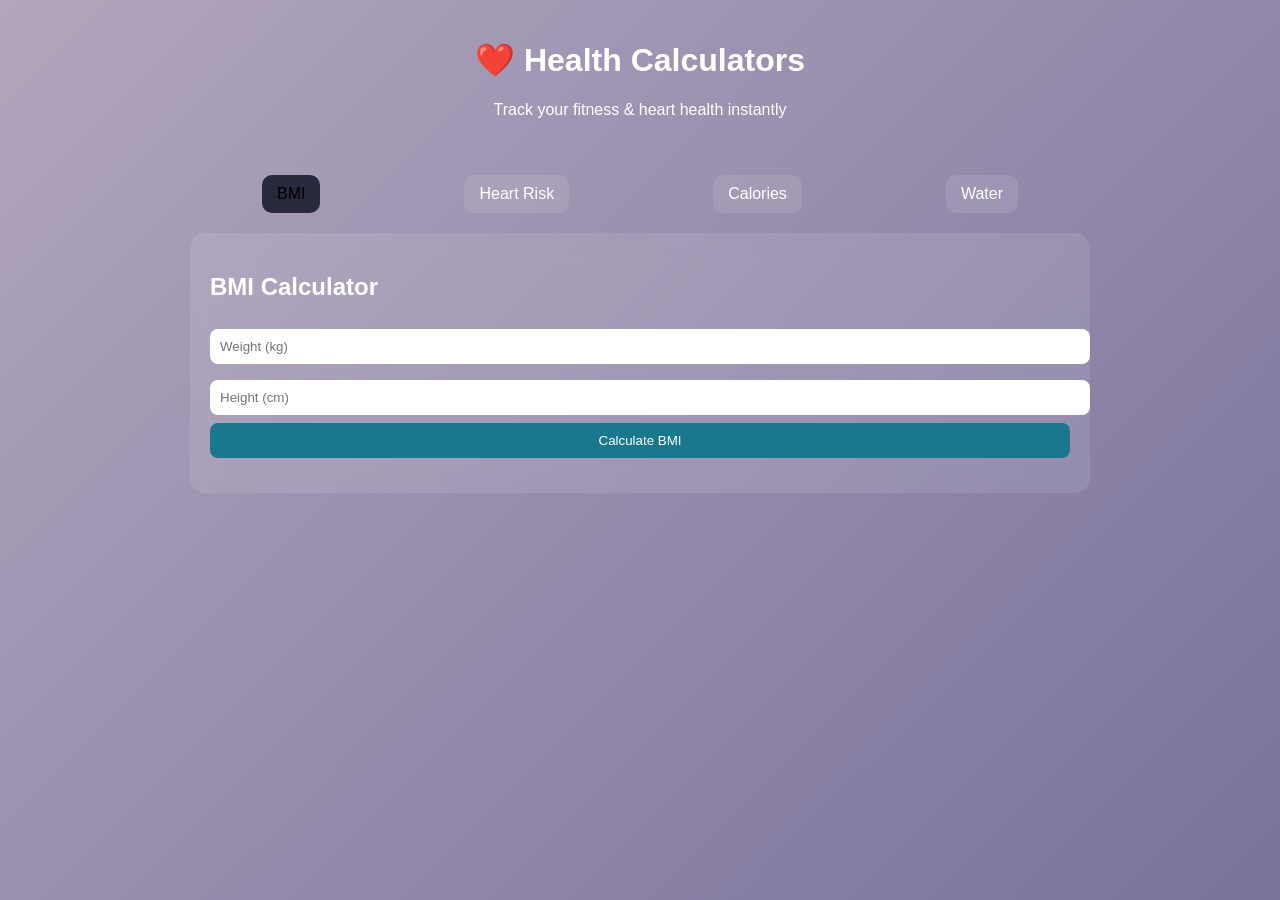
<file: riskcalculator.html>
<!DOCTYPE html>
<html lang="en">

<head>
    <meta charset="UTF-8">
    <meta name="viewport" content="width=device-width, initial-scale=1.0">
    <title>Health Calculators - Heart Health Hub</title>
    <style>
        :root {
            --c1: #B2A6BE;
            --c2: #555184;
            --c3: #19788d;
            --c4: #28293D;
            --white:#fff;
        }
        body {
            margin: 0;
            font-family: Arial, sans-serif;
            background: linear-gradient(135deg, var(--c1), var(--c2), var(--c3));
            background-size: 400% 400%;
            animation: bgMove 10s infinite;
            color: white;
        }

        @keyframes bgMove {
            0% {
                background-position: 0% 50%;
            }

            50% {
                background-position: 100% 50%;
            }

            100% {
                background-position: 0% 50%;
            }
        }

        header {
            text-align: center;
            padding: 20px;
        }

        .container {
            width: 90%;
            max-width: 900px;
            margin: auto;
        }
        .tabs {
            display: flex;
            justify-content: space-around;
            margin: 20px 0;
            flex-wrap: wrap;
        }
        .tab {
            padding: 10px 15px;
            background: rgba(255, 255, 255, 0.1);
            border-radius: 10px;
            cursor: pointer;
            transition: 0.3s;
        }
        .tab:hover {
            background: var(--c3);
        }

        .active {
            background: var(--c4);
            color: black;
        }

        .card {
            background: rgba(255, 255, 255, 0.1);
            backdrop-filter: blur(10px);
            padding: 20px;
            border-radius: 15px;
            margin-top: 20px;
            animation: fadeIn 0.5s ease;
        }
        @keyframes fadeIn {
            from {
                opacity: 0;
                transform: translateY(20px);
            }

            to {
                opacity: 1;
                transform: translateY(0);
            }
        }

        input,
        select {
            width: 100%;
            padding: 10px;
            margin: 8px 0;
            border: none;
            border-radius: 8px;
            outline: none;
        }

        button {
            padding: 10px;
            width: 100%;
            border: none;
            border-radius: 8px;
            background: var(--c3);
            color: white;
            cursor: pointer;
            transition: 0.3s;
        }

        button:hover {
            background: var(--c4);
            color: black;
        }

        .result {
            margin-top: 15px;
            font-size: 18px;
            font-weight: bold;
        }

        .bar {
            width: 100%;
            height: 15px;
            background: #333;
            border-radius: 10px;
            overflow: hidden;
            margin-top: 10px;
        }

        .fill {
            height: 100%;
            width: 0%;
            transition: 1s;
        }

        @media(max-width:600px) {
            .tabs {
                flex-direction: column;
                gap: 10px;
            }
        }

        .result-box {
            margin-top: 20px;
            text-align: center;
        }

        .circle {
            width: 130px;
            height: 130px;
            margin: auto;
            position: relative;
        }

        svg {
            width: 130px;
            height: 130px;
            transform: rotate(-90deg);
        }

        circle {
            fill: none;
            stroke-width: 10;
            stroke: #333;
            r: 50;
            cx: 60;
            cy: 60;
        }

        #calCircle {
            stroke: #00ffcc;
            stroke-dasharray: 314;
            stroke-dashoffset: 314;
            transition: 1s;
        }

        .number {
            position: absolute;
            top: 50%;
            left: 50%;
            transform: translate(-50%, -50%);
            font-size: 18px;
            font-weight: bold;
        }

        .meal-cards {
            display: flex;
            justify-content: center;
            flex-wrap: wrap;
            gap: 10px;
            margin-top: 15px;
        }

        .meal {
            background: rgba(255, 255, 255, 0.15);
            padding: 10px;
            border-radius: 10px;
            min-width: 120px;
            font-size: 12px;
        }
    </style>
</head>
<body>
    <header>
        <h1>❤️ Health Calculators</h1>
        <p>Track your fitness & heart health instantly</p>
    </header>
    <div class="container">
        <div class="tabs">
            <div class="tab active" onclick="showTab(0)">BMI</div>
            <div class="tab" onclick="showTab(1)">Heart Risk</div>
            <div class="tab" onclick="showTab(2)">Calories</div>
            <div class="tab" onclick="showTab(3)">Water</div>
        </div>
        <div class="card section">
            <h2>BMI Calculator</h2>
            <input id="w" placeholder="Weight (kg)">
            <input id="h" placeholder="Height (cm)">
            <button onclick="bmi()">Calculate BMI</button>
            <div class="result" id="bmiR"></div>
        </div>
        <div class="card section" style="display:none">
            <h2>Heart Risk Assessment</h2>
            <input id="age" placeholder="Age">
            <select id="gender">
                <option>Male</option>
                <option>Female</option>
            </select>
            <select id="smoke">
                <option value="yes">Smoker</option>
                <option value="no">Non-Smoker</option>
            </select>
            <input id="bp" placeholder="Blood Pressure">
            <input id="chol" placeholder="Cholesterol Level">
            <select id="diabetes">
                <option value="yes">Diabetes</option>
                <option value="no">No Diabetes</option>
            </select>
            <button onclick="risk()">Check Risk</button>
            <div class="result" id="riskR"></div>
            <div class="bar">
                <div class="fill" id="riskBar"></div>
            </div>
        </div>
        <div class="card section" style="display:none">
            <h2>🔥 Smart Calorie Planner</h2>
            <input id="cAge" placeholder="Age">
            <select id="genderC">
                <option value="male">Male</option>
                <option value="female">Female</option>
            </select>
            <select id="activity">
                <option value="1.2">Sedentary (Little activity)</option>
                <option value="1.5">Moderate (Light exercise)</option>
                <option value="1.8">Active (Daily workout)</option>
            </select>
            <select id="goal">
                <option value="maintain">Maintain Weight</option>
                <option value="lose">Lose Weight</option>
                <option value="gain">Gain Weight</option>
            </select>
            <button onclick="calories()">Generate Plan</button>
            <div class="result-box">
                <div class="circle">
                    <svg>
                        <circle cx="60" cy="60" r="50"></circle>
                        <circle cx="60" cy="60" r="50" id="calCircle"></circle>
                    </svg>
                    <div class="number" id="calValue">0</div>
                </div>
                <div class="result" id="calR"></div>
                <div class="meal-cards" id="meals"></div>
            </div>
        </div>
        <div class="card section" style="display:none">
            <h2>Water Intake</h2>
            <input id="wAge" placeholder="Age">
            <button onclick="water()">Calculate</button>
            <div class="result" id="waterR"></div>
        </div>
    </div>
    <script>
        function showTab(n) {
            let tabs = document.querySelectorAll(".section");
            let btns = document.querySelectorAll(".tab");
            tabs.forEach(t => t.style.display = "none");
            btns.forEach(b => b.classList.remove("active"));
            tabs[n].style.display = "block";
            btns[n].classList.add("active");
        }
        function bmi() {
            let w = document.getElementById("w").value;
            let h = document.getElementById("h").value / 100;
            let val = (w / (h * h)).toFixed(1);
            let msg = "";
            if (val < 18.5) msg = "Underweight";
            else if (val < 24.9) msg = "Normal";
            else if (val < 29.9) msg = "Overweight";
            else msg = "Obese";
            document.getElementById("bmiR").innerHTML = `BMI: ${val} (${msg})`;
        }
        function risk() {
            let age = +document.getElementById("age").value;
            let smoke = document.getElementById("smoke").value;
            let chol = +document.getElementById("chol").value;
            let diabetes = document.getElementById("diabetes").value;
            let score = 0;
            if (age > 50) score += 2;
            if (smoke == "yes") score += 2;
            if (chol > 200) score += 2;
            if (diabetes == "yes") score += 2;
            let level = "Low";
            let percent = 20;
            if (score >= 4) { level = "High"; percent = 80; }
            else if (score >= 2) { level = "Moderate"; percent = 50; }
            document.getElementById("riskR").innerHTML = `Risk: ${level}`;
            let bar = document.getElementById("riskBar");
            bar.style.width = percent + "%";
            bar.style.background = level == "High" ? "red" : level == "Moderate" ? "orange" : "green";
        }
        function calories() {
            let age = +document.getElementById("cAge").value;
            let act = +document.getElementById("activity").value;
            let gender = document.getElementById("genderC").value;
            let goal = document.getElementById("goal").value;
            let base = gender === "male" ? 1800 : 1500;
            let cal = Math.round(base * act);
            if (goal === "lose") cal -= 300;
            if (goal === "gain") cal += 300;
            document.getElementById("calValue").innerText = cal;
            document.getElementById("calR").innerText =
                goal.toUpperCase() + " PLAN: " + cal + " kcal/day";
            let circle = document.getElementById("calCircle");
            let offset = 314 - (cal / 3000) * 314;
            if (offset < 0) offset = 0;
            circle.style.strokeDashoffset = offset;
            let meals = document.getElementById("meals");
            if (goal === "lose") {
                meals.innerHTML = `
      <div class="meal">🥣 Oats + Fruits</div>
      <div class="meal">🥗 Salad Bowl</div>
      <div class="meal">🍵 Green Tea</div>
    `;
            }
            else if (goal === "gain") {
                meals.innerHTML = `
      <div class="meal">🍳 Eggs + Toast</div>
      <div class="meal">🍚 Rice + Chicken</div>
      <div class="meal">🥜 Nuts + Milk</div>
    `;
            }
            else {
                meals.innerHTML = `
      <div class="meal">🍞 Balanced Breakfast</div>
      <div class="meal">🍛 Normal Lunch</div>
      <div class="meal">🥛 Light Dinner</div>
    `;
            }
        }
        function water() {
            let age = +document.getElementById("wAge").value;
            let water = 2;
            if (age > 50) water = 1.8;
            if (age < 18) water = 1.5;
            document.getElementById("waterR").innerHTML = `Water Intake: ${water} - 2.5 Litres/day`;
        }
    </script>
</body>

</html>
</file>
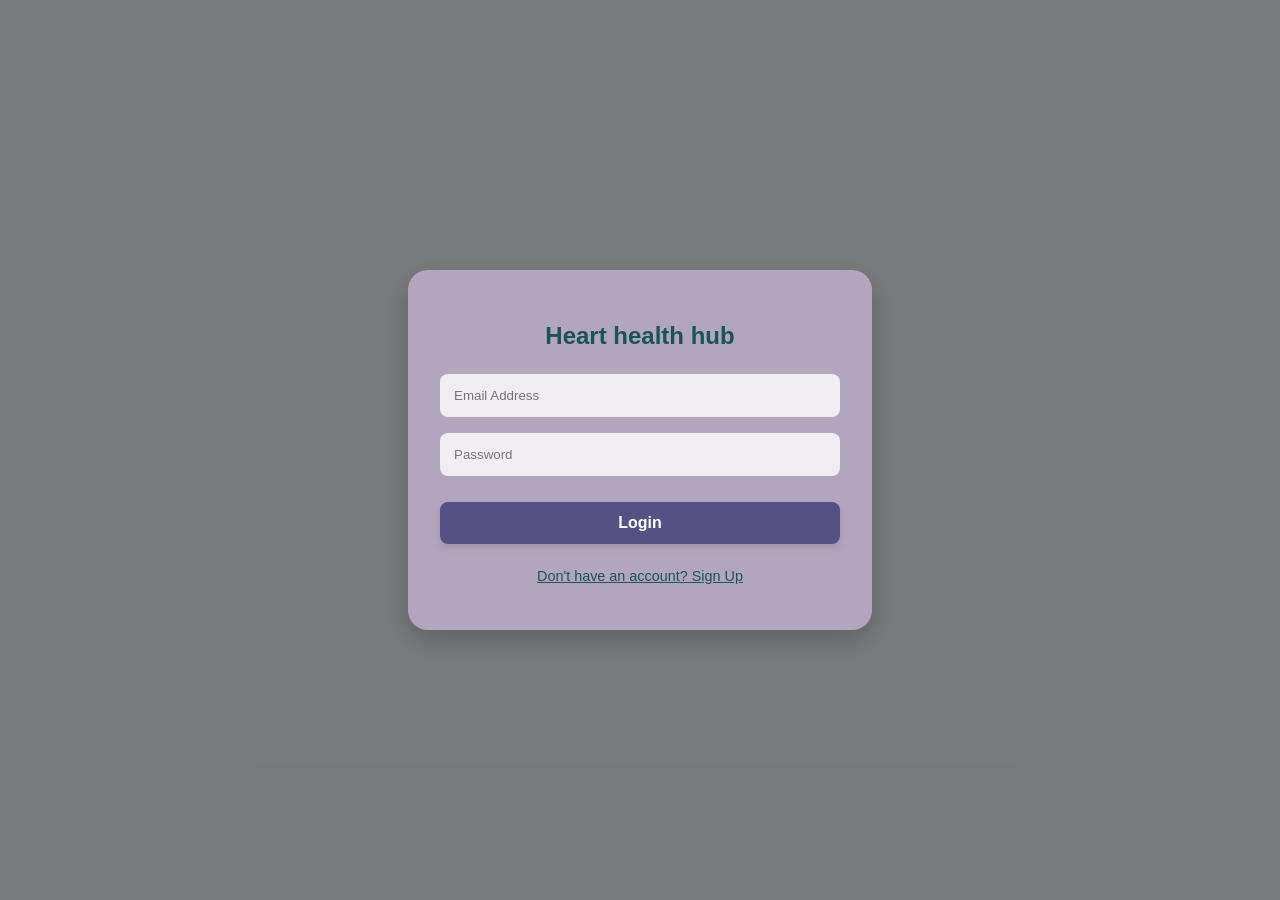
<file: signup.html>
<!DOCTYPE html>
<html lang="en">
<head>
    <meta charset="UTF-8">
    <meta name="viewport" content="width=device-width, initial-scale=1.0">
    <title>Heart Health Hub|Login/signup page</title>
    <style>
        :root {
            --primary-pink: #555184;
            --bg-blue: #B2A6BE;
            --dark-teal: #1a535c;
            --white: #ffffff;
        }
        body {
            font-family: 'Segoe UI', Tahoma, Geneva, Verdana, sans-serif;
            background-color: #f0f4f8;
            margin: 0;
            display: flex;
            justify-content: center;
            align-items: center;
            height: 100vh;
        }
        .modal-overlay {
            position: fixed;
            top: 0;
            left: 0;
            width: 100%;
            height: 100%;
            background: rgba(0, 0, 0, 0.5);
            display: flex;
            justify-content: center;
            align-items: center;
            z-index: 1000;
        }
        .auth-container {
            background: var(--bg-blue);
            padding: 2rem;
            border-radius: 20px;
            box-shadow: 0 10px 25px rgba(0,0,0,0.2);
            width: 100%;
            max-width: 400px;
            text-align: center;
            position: relative;
        }
        .logo-container img {
            width: 120px;
            height: auto;
            margin-bottom: 1rem;
        }
        h2 {
            color: var(--dark-teal);
            margin-bottom: 1.5rem;
            font-weight: 600;
        }
        .input-group {
            margin-bottom: 1rem;
            text-align: left;
        }
input {
    width: 100%;
    padding: 12px;
    border: 2px solid transparent;
    border-radius: 8px;
    box-sizing: border-box;
    outline: none;
    background-color: rgba(255, 255, 255, 0.8);
    transition: all 0.3s ease;
}
input:hover {
    background-color: #ffffff;
    box-shadow: 0 4px 8px rgba(0, 0, 0, 0.05);
}
input:focus {
    border-color: var(--primary-pink);
    background-color: #ffffff;
    box-shadow: 0 0 10px rgba(233, 78, 119, 0.3);
    transform: translateY(-1px);
}
.btn-primary {
    background-color: var(--primary-pink);
    color: white;
    box-shadow: 0 4px 6px rgba(0, 0, 0, 0.1);
    transition: all 0.3s cubic-bezier(0.175, 0.885, 0.32, 1.275);
}
.btn-primary:hover {
    background-color: #3dc9d6;
    transform: translateY(-3px);
    box-shadow: 0 8px 15px rgba(233, 78, 119, 0.4);
}
.btn-primary:active {
    transform: translateY(0);
    box-shadow: 0 2px 4px rgba(0, 0, 0, 0.2);
}
.toggle-link {
    display: inline-block;
    margin-top: 1.5rem;
    color: var(--dark-teal);
    font-size: 0.9rem;
    cursor: pointer;
    text-decoration: none;
    transition: color 0.3s ease;
    font-weight: 500;
}
.toggle-link:hover {
    color: var(--primary-pink);
    text-decoration: underline;
}
input:focus {
            border-color: var(--primary-pink);
        }
        .btn {
            width: 100%;
            padding: 12px;
            border: none;
            border-radius: 8px;
            font-size: 16px;
            font-weight: bold;
            cursor: pointer;
            transition: 0.3s;
            margin-top: 10px;
        }
        .btn-primary {
            background-color: var(--primary-pink);
            color: white;
        }
        .btn-primary:hover {
            background-color: #d63d66;
            transform: translateY(-2px);
        }
        .toggle-link {
            margin-top: 1.5rem;
            color: var(--dark-teal);
            font-size: 0.9rem;
            cursor: pointer;
            text-decoration: underline;
        }
        .hidden {
            display: none;
        }
    </style>
</head>
<body>

<div class="modal-overlay" id="modal">
    <div class="auth-container">
        <div class="logo-container">
        
        </div>

        <div id="login-form">
            <h2> Heart health hub</h2>
            <div class="input-group">
                <input type="email" placeholder="Email Address" required>
            </div>
            <div class="input-group">
                <input type="password" placeholder="Password" required>
            </div>
            <button class="btn btn-primary">Login</button>
            <p class="toggle-link" onclick="toggleForm()">Don't have an account? Sign Up</p>
        </div>

        <div id="signup-form" class="hidden">
            <h2>Create Account</h2>
            <div class="input-group">
                <input type="text" placeholder="Full Name" required>
            </div>
            <div class="input-group">
                <input type="email" placeholder="Email Address" required>
            </div>
            <div class="input-group">
                <input type="password" placeholder="Create Password" required>
            </div>
            <button class="btn btn-primary">Join the Hub</button>
            <p class="toggle-link" onclick="toggleForm()">Already a member? Login</p>
        </div>
    </div>
</div>

<script>
    function toggleForm() {
        const loginForm = document.getElementById('login-form');
        const signupForm = document.getElementById('signup-form');
        
        loginForm.classList.toggle('hidden');
        signupForm.classList.toggle('hidden');
    }
</script>

</body>
</html>
</file>
<file: style.css>
:root {
  --dark: #B2A6BE;
  --mid1: #555184;
  --mid2: #9997BC;
  --light: #28293D;
  --text: white;
}
body.dark {
  background: #001018;
  color: white;
}
body {
  margin: 0;
  font-family: Arial, sans-serif;
  background: var(--dark);
  color: var(--text);
  transition: 0.3s;
}
.navbar {
  display: flex;
  justify-content: space-between;
  padding: 20px 50px;
  
  background: var(--mid1);
  align-items: center;
}
.logo {
  font-size: 25px;
  font-weight: bold;
}
.auth-btn {
  padding: 15px 12px;
  background: var(--mid2);
  border: none;
  color: white;
  border-radius: 15px;
}
.mode-btn {
  background: transparent;
  border: none;
  font-size: 22px;
  cursor: pointer;
  color: white;
  margin-right: 10px;
}
.hero {
  height: 70vh;
  background: linear-gradient(rgba(0,0,0,0.5), rgba(0,0,0,0.7)),
  url("https://images.unsplash.com/photo-1584515933487-779824d29309") center/cover;
  display: flex;
  align-items: center;
  justify-content: center;
  text-align: center;
}
.hero-content h1 {
  font-size: 40px;
}
.hero-buttons button {
  margin: 10px;
  padding: 10px 15px;
  border: none;
  background: var(--mid2);
  color: white;
  border-radius: 6px;
}
.cards {
  display: grid;
  grid-template-columns: repeat(auto-fit, minmax(150px, 1fr));
  gap: 15px;
  padding: 30px;
}
.card {
  background: var(--mid1);
  padding: 20px;
  border-radius: 10px;
  text-align: center;
}
.emergency {
  background: red;
}
.stats {
  text-align: center;
  padding: 30px;
}
.stat-box {
  display: flex;
  justify-content: space-around;
  flex-wrap: wrap;
}
.articles {
  padding: 30px;
  text-align: center;
}
.article-grid {
  display: flex;
  gap: 10px;
  justify-content: center;
  flex-wrap: wrap;
}
.article {
  background: var(--mid2);
  padding: 15px;
  border-radius: 10px;
}
.testimonials {
  padding: 30px;
  text-align: center;
}
.testimonial {
  background: var(--mid1);
  margin: 10px;
  padding: 10px;
  border-radius: 10px;
}
.newsletter {
  text-align: center;
  padding: 30px;
}

.newsletter input {
  padding: 10px;
  width: 200px;
}

.emergency-bar {
  position: fixed;
  bottom: 0;
  width: 100%;
  background: #2E3061;
  text-align: center;
  padding: 10px;
}
button {
  cursor: pointer;
  transition: all 0.3s ease;
}

button:hover {
  transform: translateY(-3px);
  box-shadow: 0 6px 15px rgba(0, 0, 0, 0.3);
  opacity: 0.95;
}
.hero-buttons button {
  background: var(--mid2);
  border-radius: 8px;
  font-weight: bold;
}
.hero-buttons button:hover {
  background: var(--light);
  color: var(--dark);
  transform: scale(1.08);
}
.auth-btn {
  transition: 0.3s;
}

.auth-btn:hover {
  background: var(--light);
  color: var(--dark);
  transform: scale(1.05);
}
.mode-btn {
  transition: 0.3s;
}
.mode-btn:hover {
  transform: rotate(20deg) scale(1.2);
}
.card {
  transition: all 0.3s ease;
}
.card:hover {
  transform: translateY(-8px) scale(1.03);
  background: var(--mid2);
  box-shadow: 0 10px 25px rgba(0,0,0,0.3);
}
.article {
  transition: all 0.3s ease;
}
.article:hover {
  transform: scale(1.05);
  background: var(--light);
  color: var(--dark);
}
.newsletter button {
  padding: 10px 15px;
  margin-left: 10px;
  background: var(--mid2);
  border: none;
  color: white;
  border-radius: 6px;
  transition: 0.3s;
}

.newsletter button:hover {
  background: var(--light);
  color: var(--dark);
  transform: scale(1.08);
}

@media (max-width: 992px) {

  .hero-content h1 {
    font-size: 32px;
  }

  .stat-box {
    gap: 20px;
  }

  .article-grid {
    flex-direction: column;
    align-items: center;
  }
}

@media (max-width: 600px) {

  .navbar {
    flex-direction: column;
    gap: 10px;
    text-align: center;
  }

  .logo {
    font-size: 18px;
  }

  .hero {
    height: 60vh;
    padding: 20px;
  }

  .hero-content h1 {
    font-size: 26px;
  }

  .hero-content p {
    font-size: 14px;
  }

  .hero-buttons {
    display: flex;
    flex-direction: column;
    gap: 10px;
  }
  .cards {
    grid-template-columns: 1fr;
    padding: 15px;
  }
  .card {
    font-size: 14px;
  }

  .stat-box {
    flex-direction: column;
    align-items: center;
  }
  .article {
    width: 90%;
  }
  .testimonial {
    width: 90%;
  }

  .newsletter input {
    width: 80%;
    margin-bottom: 10px;
  }
  .newsletter button {
    width: 80%;
  }
  .emergency-bar {
    font-size: 14px;
    padding: 8px;
  }
}
.navbar {
  display: flex;
  justify-content: space-between;
  align-items: center;
  padding: 15px 30px;
  background: var(--mid1);
  position: sticky;
  top: 0;
  z-index: 1000;
}
.nav-links {
  display: flex;
  align-items: center;
  gap: 10px;
}
.hamburger {
  display: none;
  font-size: 26px;
  cursor: pointer;
}

@media (max-width: 768px) {

  .hamburger {
    display: block;
    color: white;
  }

  .nav-links {
    position: absolute;
    top: 70px;
    right: 0;
    background: var(--mid1);
    flex-direction: column;
    width: 200px;
    padding: 15px;
    display: none;
  }

  .nav-links.active {
    display: flex;
  }
}
.hero-content {
  animation: fadeUp 1.2s ease-in-out;
}
@keyframes fadeUp {
  from {
    opacity: 0;
    transform: translateY(30px);
  }
  to {
    opacity: 1;
    transform: translateY(0);
  }
}
</file>
